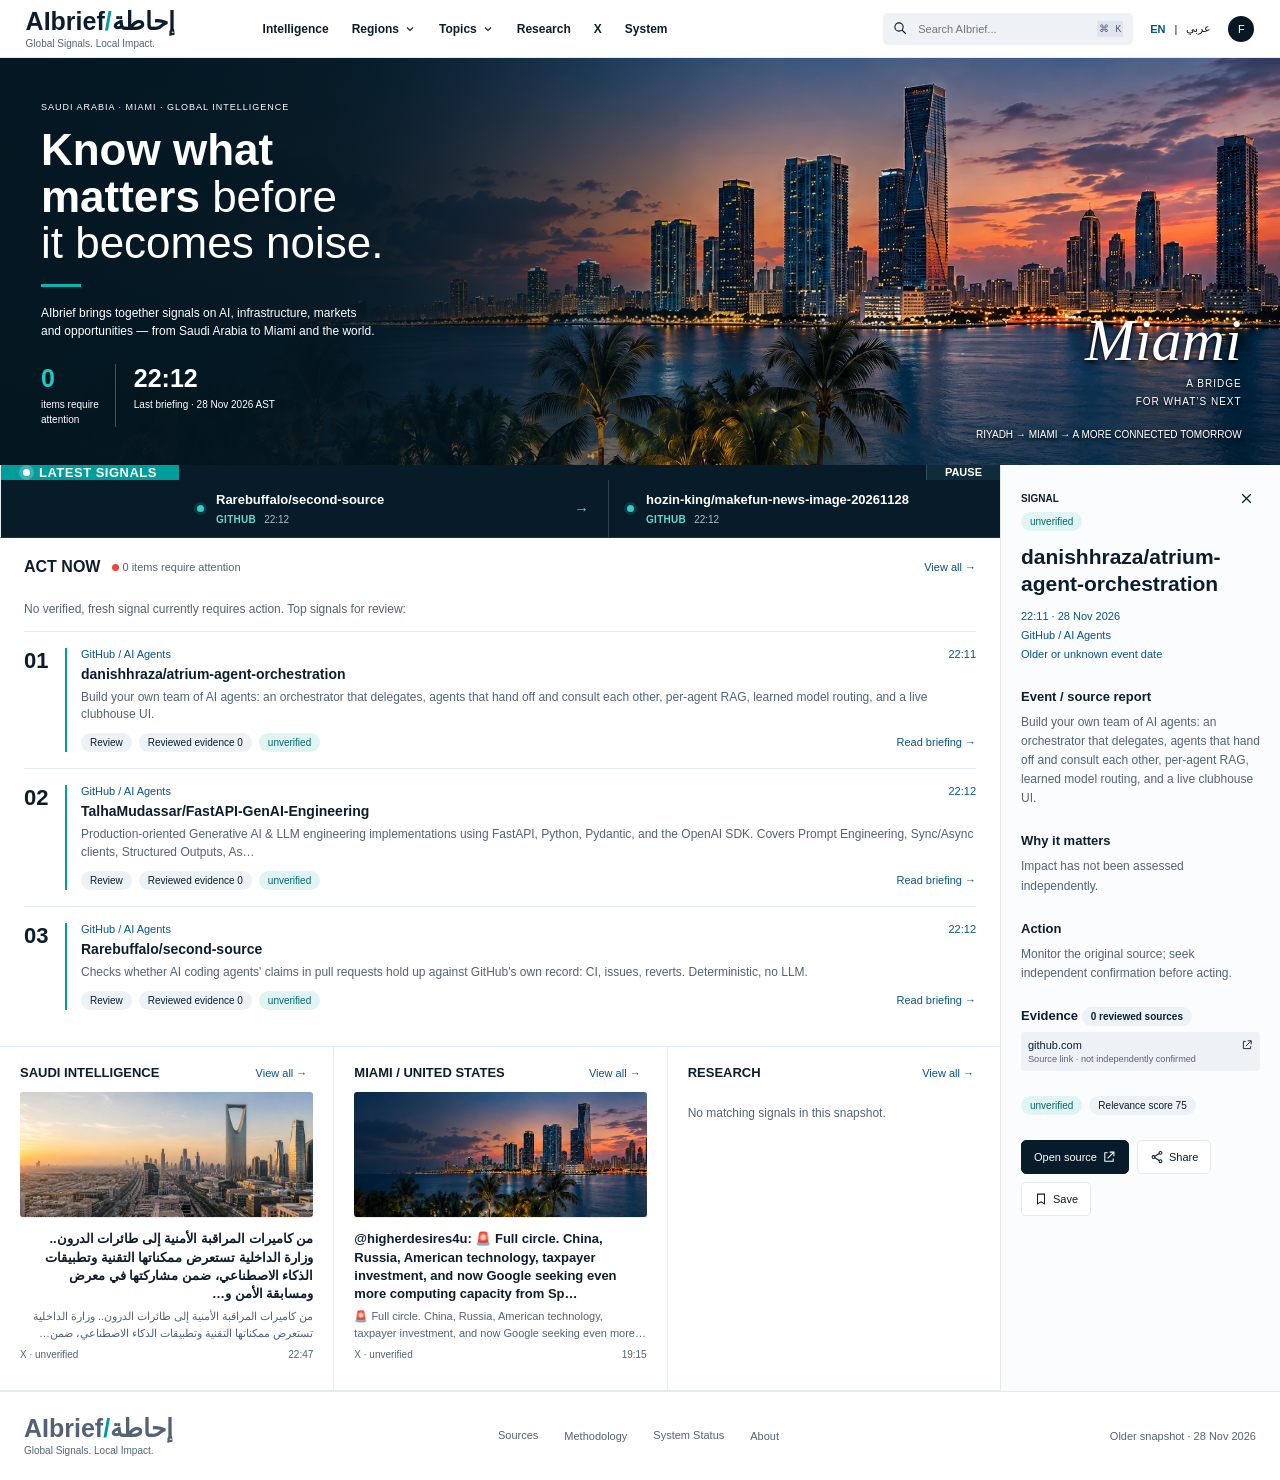
<file: web/index.html>
<!doctype html>
<html lang="en">
<head>
  <meta charset="utf-8">
  <meta name="viewport" content="width=device-width, initial-scale=1">
  <title>AIbrief / إحاطة — Intelligence</title>
  <link rel="stylesheet" href="assets/command-center.css?v=20261124c">
  <script src="evidence-policy.js?v=20261002b" defer></script>
  <script src="assets/command-center.js?v=20261124c" defer></script>
</head>
<body>
  <header class="topbar">
    <a class="brand" href="#home"><strong>AIbrief<em>/</em><span lang="ar">إحاطة</span></strong><small data-i18n="tagline">Global Signals. Local Impact.</small></a>
    <nav class="navigation" aria-label="Primary navigation">
      <a class="navlink" href="#act-now" data-i18n="intelligence">Intelligence</a>
      <details id="regionsMenu"><summary><span data-i18n="regions">Regions</span><svg viewBox="0 0 16 16" aria-hidden="true"><path d="m4 6 4 4 4-4" fill="none" stroke="currentColor" stroke-width="1.5"/></svg></summary><div class="dropdown"><div><p data-i18n="regions">Regions</p><div id="regionOptions"></div></div><div><p data-i18n="topics">Topics</p><div id="regionTopics"></div></div></div></details>
      <details id="topicsMenu"><summary><span data-i18n="topics">Topics</span><svg viewBox="0 0 16 16" aria-hidden="true"><path d="m4 6 4 4 4-4" fill="none" stroke="currentColor" stroke-width="1.5"/></svg></summary><div class="dropdown single" id="topicOptions"></div></details>
      <a class="navlink" href="#research" data-i18n="research">Research</a><a class="navlink" href="#latest" data-x-filter>X</a><a class="navlink" href="health/" data-i18n="system">System</a>
    </nav>
    <label class="searchbox"><svg viewBox="0 0 20 20" aria-hidden="true"><circle cx="8" cy="8" r="5.5" fill="none" stroke="currentColor" stroke-width="1.5"/><path d="m12 12 5 5" stroke="currentColor" stroke-width="1.5"/></svg><input id="search" type="search" placeholder="Search AIbrief..." aria-label="Search intelligence"><kbd>⌘ K</kbd></label>
    <div class="language" aria-label="Language"><button type="button" data-language="en" aria-pressed="true" class="active">EN</button><span aria-hidden="true">|</span><button type="button" data-language="ar" aria-pressed="false">عربي</button></div><span class="avatar" aria-hidden="true">F</span>
  </header>
  <main id="home">
    <section class="hero" aria-labelledby="headline">
      <div class="hero-copy"><p class="eyebrow" data-i18n="eyebrow">SAUDI ARABIA · MIAMI · GLOBAL INTELLIGENCE</p><h1 id="headline" data-i18n="headline"><strong>Know what<br>matters</strong> before<br>it becomes noise.</h1><div class="accent-rule"></div><p class="hero-description" data-i18n="description">AIbrief brings together signals on AI, infrastructure, markets and opportunities — from Saudi Arabia to Miami and the world.</p><div class="hero-stats"><div><strong id="actionCount">—</strong><span data-i18n="attention">items require<br>attention</span></div><div><strong id="updatedTime">—</strong><span id="updatedDate">Last updated</span></div></div></div>
      <div class="hero-place" aria-hidden="true"><strong>Miami</strong><span>A BRIDGE<br>FOR WHAT’S NEXT</span><small>RIYADH → MIAMI → A MORE CONNECTED TOMORROW</small></div>
    </section>
    <div class="filterbar" id="filterbar" hidden><span id="filterLabel"></span><button type="button" data-reset data-i18n="clear">Clear filters</button></div>
    <div class="workspace" id="workspace">
      <div class="main-content">
        <div class="top-columns">
          <section class="panel" id="act-now"><div class="section-title"><h2 data-i18n="actNow">Act Now</h2><span class="count"><i class="dot red-dot"></i> <span id="actionStatus"></span></span><a class="view" href="#latest" data-i18n="viewAll">View all →</a></div><div id="actionList" aria-live="polite"><p class="empty">Loading briefing…</p></div></section>
          <section class="panel" id="latest"><div class="section-title"><h2 data-i18n="latest">Latest Signals</h2><button class="view" id="viewAll" type="button" data-i18n="viewAll">View all →</button></div><div id="latestList"></div><p class="list-count" id="latestCount"></p></section>
        </div>
        <div class="regional">
          <section class="panel" id="saudi"><div class="section-title"><h2 data-i18n="saudi">Saudi Intelligence</h2><button class="view" type="button" data-region="Saudi Arabia" data-i18n="viewAll">View all →</button></div><img class="region-image" src="assets/riyadh-skyline.png" alt="Illustrative Riyadh skyline" loading="lazy"><div id="saudiList"></div></section>
          <section class="panel" id="united-states"><div class="section-title"><h2 data-i18n="us">Miami / United States</h2><button class="view" type="button" data-region="United States" data-i18n="viewAll">View all →</button></div><img class="region-image" src="assets/miami-hero.webp" alt="Illustrative Miami waterfront skyline" loading="lazy"><div id="usList"></div></section>
          <section class="panel" id="research"><div class="section-title"><h2 data-i18n="research">Research</h2><button class="view" type="button" data-topic="Research" data-i18n="viewAll">View all →</button></div><div id="researchList"></div></section>
        </div>
      </div>
      <aside class="inspector" id="inspector" aria-label="Signal details"><div class="inspector-inner"><div class="inspector-top"><strong data-i18n="signal">Signal</strong><button class="icon-button" id="closeInspector" type="button" aria-label="Close signal details"><svg viewBox="0 0 20 20" aria-hidden="true"><path d="m5 5 10 10M15 5 5 15" stroke="currentColor" stroke-width="1.5"/></svg></button></div><div id="detailContent"><p class="empty">Select a signal to inspect its evidence.</p></div></div></aside>
    </div>
  </main>
  <footer class="footer"><a class="brand" href="#home"><strong>AIbrief<em>/</em><span lang="ar">إحاطة</span></strong><small data-i18n="tagline">Global Signals. Local Impact.</small></a><div class="footer-links"><a href="#latest" data-i18n="sources">Sources</a><button type="button" data-methodology data-i18n="methodology">Methodology</button><a href="health/" data-i18n="systemStatus">System Status</a><button type="button" data-about data-i18n="about">About</button></div><span id="snapshotStatus" aria-live="polite"></span></footer>
  <dialog id="detailDialog" class="detail-dialog" aria-labelledby="mobileDetailTitle"><button class="icon-button close-dialog" type="button" aria-label="Close signal details"><svg viewBox="0 0 20 20" aria-hidden="true"><path d="m5 5 10 10M15 5 5 15" stroke="currentColor" stroke-width="1.5"/></svg></button><div id="mobileDetailContent"></div></dialog>
</body>
</html>
</file>
<file: web/assets/command-center.css>
:root { color-scheme:light; --ink:#0d1d2d; --muted:#536276; --line:#e3eaf0; --accent:#009e9b; --blue:#07538b; font-family:Arial,"Segoe UI",sans-serif; color:var(--ink); background:#fff; }
* { box-sizing:border-box; }
body { margin:0; font-size:14px; }
button,input,select { font:inherit; color:inherit; }
button { cursor:pointer; }
button,a,input,summary { -webkit-tap-highlight-color:transparent; }
a { color:inherit; text-decoration:none; }
button { background:none; border:0; }
button:focus-visible,a:focus-visible,summary:focus-visible,input:focus-visible { outline:2px solid var(--accent); outline-offset:3px; }
[hidden] { display:none !important; }
.sr-only { position:absolute; width:1px; height:1px; padding:0; overflow:hidden; clip:rect(0,0,0,0); white-space:nowrap; }
.topbar { display:flex; align-items:center; gap:12px; min-height:58px; padding:8px 2%; border-bottom:1px solid var(--line); position:relative; z-index:5; background:#fff; }
.topbar>.brand { flex-basis:215px; }
.brand { line-height:1; flex-shrink:0; }
.brand strong { font-size:25px; letter-spacing:0; }
.brand em { color:var(--accent); font-style:normal; }
.brand small { display:block; font-size:10px; margin-top:5px; color:var(--muted); }
.navigation { display:flex; align-items:center; gap:3px; }
.navlink,summary { display:block; padding:10px; font-size:12px; font-weight:600; border-radius:5px; white-space:nowrap; }
.navlink:hover,summary:hover,details[open]>summary { background:#eef3f6; }
summary { cursor:pointer; list-style:none; }
summary::-webkit-details-marker { display:none; }
summary svg { width:12px; height:12px; margin-inline-start:5px; vertical-align:middle; }
details { position:relative; }
.dropdown { position:absolute; inset-block-start:43px; inset-inline-start:0; display:grid; grid-template-columns:150px 170px; gap:8px; padding:10px; background:#fff; border:1px solid var(--line); border-radius:6px; box-shadow:0 5px 16px #122c4220; z-index:8; }
.dropdown.single { grid-template-columns:180px; }
.dropdown p { color:var(--muted); font-size:10px; padding:3px 8px; margin:4px 0 8px; }
.dropdown button { display:block; width:100%; text-align:start; padding:9px 8px; font-size:12px; border-radius:4px; }
.dropdown button:hover,.dropdown button[aria-pressed=true] { background:#e8f1f6; color:var(--blue); }
.dropdown button svg { float:right; width:12px; height:12px; }
.searchbox { display:flex; align-items:center; gap:8px; padding:8px 10px; background:#eef1f5; border-radius:5px; flex:1 1 150px; max-width:250px; min-width:0; margin-inline-start:auto; }
.searchbox svg { width:15px; height:15px; flex-shrink:0; }
.searchbox input { border:0; background:none; width:100%; min-width:0; font-size:11px; }
.searchbox kbd { font-size:10px; padding:2px; background:#dfe5ed; color:var(--muted); white-space:nowrap; }
.language { display:flex; align-items:center; gap:4px; white-space:nowrap; font-size:11px; }
.language button { padding:5px; }
.language button.active { color:var(--blue); font-weight:bold; }
.avatar { width:26px; height:26px; display:grid; place-items:center; border-radius:50%; background:#071723; color:#fff; font-size:11px; }
.hero { min-height:380px; position:relative; color:white; background:#081d28 url('miami-hero.webp') center 58%/cover no-repeat; isolation:isolate; display:flex; }
.hero::before { content:''; position:absolute; inset:0; z-index:-1; background:linear-gradient(90deg,#041721f5 0%,#041721dd 26%,#04172133 55%,transparent 80%); }
.hero-copy { margin:30px 0 24px 3.2%; padding:14px 0; width:380px; max-width:calc(100% - 40px); }
.eyebrow { font-size:9px; letter-spacing:1px; margin:0 0 15px; }
.hero h1 { font-size:44px; line-height:1.06; font-weight:400; margin:0; letter-spacing:0; }
.hero h1 strong { font-weight:750; }
.accent-rule { width:40px; height:3px; background:#02b8b5; margin:17px 0; }
.hero-description { font-size:12px; line-height:1.5; margin:0; max-width:335px; }
.hero-stats { display:flex; gap:18px; margin-top:24px; }
.hero-stats>div { min-width:0; border-inline-end:1px solid #ffffff40; padding-inline-end:16px; }
.hero-stats>div:last-child { border:0; padding:0; }
.hero-stats strong { display:block; font-size:25px; font-weight:600; }
.hero-stats>div:first-child strong { color:#1dcac3; }
.hero-stats span { display:block; font-size:10px; line-height:1.5; margin-top:4px; }
.hero-place { position:absolute; inset-inline-end:3%; bottom:25px; text-align:end; text-shadow:0 2px 4px #000; }
.hero-place strong { font:italic 60px Georgia,serif; font-weight:400; }
.hero-place span { display:block; font-size:10px; line-height:1.8; letter-spacing:1px; }
.hero-place small { display:block; margin-top:18px; font-size:10px; }
.filterbar { padding:12px 2.5%; display:flex; justify-content:space-between; gap:12px; background:#f5f9fb; border-bottom:1px solid var(--line); }
.filterbar button { color:var(--blue); text-decoration:underline; }
.workspace { display:grid; grid-template-columns:minmax(0,1fr) 280px; }
.main-content { min-width:0; }
.top-columns { display:flex; flex-direction:column; }
.panel { padding:20px 24px; min-width:0; border-bottom:1px solid var(--line); }
.panel+.panel { border-inline-start:1px solid var(--line); }
.section-title { display:flex; gap:12px; align-items:center; margin-bottom:12px; flex-wrap:wrap; }
.section-title h2 { font-size:16px; text-transform:uppercase; margin:0; }
.section-title .view { margin-inline-start:auto; font-size:11px; color:var(--blue); white-space:nowrap; }
.count { font-size:11px; color:var(--muted); }
.dot { width:7px; height:7px; border-radius:50%; background:var(--accent); display:inline-block; flex-shrink:0; }
.red-dot { background:#ed4539; }
.notice,.empty { color:var(--muted); font-size:12px; line-height:1.6; padding:12px 0; margin:0; }
.story { display:grid; grid-template-columns:29px minmax(0,1fr); gap:12px; padding:16px 0; border-top:1px solid var(--line); }
.number { font-size:22px; font-weight:600; }
.story-body { min-width:0; border-inline-start:2px solid var(--accent); padding-inline-start:14px; }
.story-meta { display:flex; justify-content:space-between; gap:10px; color:var(--blue); font-size:11px; }
.story h3 { font-size:14px; line-height:1.35; margin:5px 0; overflow-wrap:anywhere; }
.story p { color:var(--muted); font-size:12px; line-height:1.45; margin:5px 0 9px; }
.chips { display:flex; align-items:center; gap:7px; flex-wrap:wrap; }
.chip { font-size:10px; padding:4px 9px; border-radius:20px; background:#edf2f6; }
.chip.red { background:#ffe1df; color:#bb2425; }
.chip.teal { background:#e0f4f4; color:#00676a; }
.read { color:var(--blue); font-size:11px; margin-inline-start:auto; padding:4px 0; }
.signal-row { display:grid; width:100%; grid-template-columns:7px 37px 55px minmax(0,1fr); gap:8px; align-items:start; text-align:start; padding:12px 0; border-top:1px solid var(--line); font-size:10px; }
.signal-row time { color:var(--muted); }
.signal-row .headline { white-space:nowrap; overflow:hidden; text-overflow:ellipsis; color:var(--muted); }
#latest { order:-1; min-width:0; min-height:72px; padding:0; display:grid; grid-template-columns:auto minmax(0,1fr) auto; align-items:stretch; color:#fff; background:#071b28; border-bottom:1px solid #193746; overflow:hidden; }
#latest .section-title { display:contents; }
#latest .section-title h2 { margin:0; padding:0 22px; display:flex; align-items:center; background:var(--accent); color:#fff; font-size:13px; letter-spacing:.5px; text-transform:uppercase; white-space:nowrap; }
#latest .section-title h2::before { content:''; width:7px; height:7px; margin-inline-end:9px; border-radius:50%; background:#fff; box-shadow:0 0 0 4px #ffffff38; }
#latest .section-title .view { grid-column:3; margin:0; padding:0 18px; color:#fff; background:#102c3a; border-inline-start:1px solid #31505e; font-size:11px; font-weight:700; text-transform:uppercase; }
#latestList { grid-column:2; min-width:0; overflow:hidden; }
.ticker-track { display:flex; width:max-content; height:100%; animation:ticker-scroll 95s linear infinite; will-change:transform; }
.ticker-track.paused,#latest:hover .ticker-track,#latest:focus-within .ticker-track { animation-play-state:paused; }
.ticker-group { display:flex; flex-shrink:0; }
#latest .signal-row { width:min(430px,72vw); flex:0 0 auto; display:grid; grid-template-columns:8px minmax(0,1fr) 16px; gap:11px; align-items:center; padding:12px 18px; border:0; border-inline-end:1px solid #28424e; border-radius:0; color:#fff; text-align:start; }
#latest .signal-row:hover { background:#102c3a; }
#latest .signal-row .dot { width:7px; height:7px; background:#31d0c6; box-shadow:0 0 0 3px #31d0c629; }
#latest .signal-copy { min-width:0; display:flex; flex-direction:column; gap:5px; }
#latest .signal-row .headline { color:#fff; font-size:13px; font-weight:650; line-height:1.28; white-space:nowrap; overflow:hidden; text-overflow:ellipsis; }
#latest .signal-meta { display:flex; align-items:center; gap:8px; color:#aac0cc; font-size:10px; }
#latest .signal-meta strong { color:#62d9d2; font-size:10px; text-transform:uppercase; letter-spacing:.3px; }
#latest .signal-meta time { color:#aac0cc; font-size:10px; }
#latest .signal-arrow { color:#62d9d2; font-size:15px; }
#latest .list-count { display:none; }
@keyframes ticker-scroll { from { transform:translateX(0); } to { transform:translateX(-50%); } }
body[dir=rtl] .ticker-track { animation-direction:reverse; }
@media(prefers-reduced-motion:reduce) { .ticker-track { animation:none; overflow-x:auto; } #latestList { overflow-x:auto; } }
.list-count { font-size:11px; color:var(--muted); margin:10px 0 0; }
.regional { display:grid; grid-template-columns:repeat(3,minmax(0,1fr)); }
.regional .panel { padding:18px 20px; }
.regional h2 { font-size:13px; }
.region-image { width:100%; height:125px; object-fit:cover; display:block; border-radius:3px; }
.compact-story { display:block; width:100%; text-align:start; border-top:1px solid var(--line); padding:12px 0; }
.compact-story h3 { font-size:13px; line-height:1.4; margin:0 0 5px; overflow-wrap:anywhere; }
.compact-story p { font-size:11px; color:var(--muted); line-height:1.5; margin:0 0 8px; display:-webkit-box; -webkit-line-clamp:2; -webkit-box-orient:vertical; overflow:hidden; }
.compact-story small { display:flex; justify-content:space-between; gap:10px; font-size:10px; color:var(--muted); }
.verified-panel { border-bottom:1px solid var(--line); }
.verified-list,.raw-grid { display:grid; grid-template-columns:repeat(3,minmax(0,1fr)); gap:20px; }
.raw-grid .compact-story { min-width:0; }
.inspector { border-inline-start:1px solid var(--line); padding:20px; background:#fbfcfe; min-width:0; }
.inspector-inner { position:sticky; top:20px; }
.inspector-top { display:flex; align-items:center; justify-content:space-between; font-size:10px; text-transform:uppercase; }
.icon-button { padding:5px; display:inline-flex; align-items:center; justify-content:center; border-radius:4px; }
.icon-button svg { width:17px; height:17px; }
.inspector h2,.detail-dialog h2 { font-size:21px; line-height:1.3; margin:15px 0 10px; overflow-wrap:anywhere; }
.detail-meta { color:var(--blue); font-size:11px; line-height:1.7; }
.detail-block { margin-top:25px; }
.detail-block h3 { font-size:13px; margin:0 0 9px; }
.detail-block p { font-size:12px; line-height:1.6; color:var(--muted); margin:0; white-space:pre-line; overflow-wrap:anywhere; }
.evidence-list { display:grid; gap:6px; }
.evidence-list a { font-size:11px; padding:7px; background:#eef2f6; border-radius:3px; overflow-wrap:anywhere; }
.evidence-list svg { width:12px; height:12px; float:inline-end; }
.evidence-list small { display:block; color:var(--muted); margin-top:3px; }
.detail-actions { display:flex; flex-wrap:wrap; gap:8px; margin-top:25px; }
.detail-actions a,.detail-actions button { display:inline-flex; align-items:center; gap:5px; padding:9px 12px; border:1px solid var(--line); border-radius:5px; font-size:11px; background:#fff; }
.detail-actions .primary { background:#061c2a; color:#fff; border-color:#061c2a; }
.detail-actions svg { width:14px; height:14px; }
.footer { display:flex; align-items:center; justify-content:space-between; gap:20px; padding:24px; border-top:1px solid var(--line); color:var(--muted); font-size:11px; }
.footer-links { display:flex; flex-wrap:wrap; gap:20px; }
.detail-dialog { width:min(600px,calc(100% - 24px)); max-height:90vh; overflow:auto; padding:24px; border:1px solid var(--line); border-radius:8px; color:var(--ink); }
.detail-dialog::backdrop { background:#0a213a70; }
.detail-dialog .close-dialog { float:right; }
.workspace.inspector-closed { grid-template-columns:minmax(0,1fr); }
.workspace.inspector-closed .inspector { display:none; }
.status-message { min-height:16px; font-size:11px; color:var(--muted); margin-top:8px; }
@media(max-width:700px) { .topbar>.brand { flex-basis:auto; } }
body[dir=rtl] .hero-copy { margin-inline-start:3.2%; margin-inline-end:0; }
body[dir=rtl] .hero::before { transform:scaleX(-1); }
body[dir=rtl] .hero h1 { font-size:40px; line-height:1.3; }
body[dir=rtl] .dropdown button svg { float:left; }
@media(min-width:1600px) { .topbar,.footer { padding-inline:4%; } .workspace { grid-template-columns:minmax(0,1fr) 320px; } }
@media(max-width:1100px) { .topbar { flex-wrap:wrap; gap:10px; } .navigation { order:3; width:100%; justify-content:center; } .searchbox { margin-inline-start:auto; } .workspace { grid-template-columns:minmax(0,1fr); } .inspector { display:none; } }
@media(max-width:700px) { .topbar { padding:12px 16px; } .brand strong { font-size:22px; } .avatar { display:none; } .searchbox { order:4; max-width:none; flex-basis:100%; } .navigation { gap:0; justify-content:space-between; } .navlink,summary { padding:9px 5px; font-size:11px; } .dropdown { inset-inline-start:-65px; grid-template-columns:140px 145px; max-width:calc(100vw - 24px); } .dropdown.single { inset-inline-start:-90px; } .hero { min-height:365px; } .hero-copy { margin:18px; max-width:calc(100% - 36px); width:340px; padding:18px; } .hero h1 { font-size:37px; } .hero-place { display:none; } .hero-stats { gap:12px; } .hero-stats>div { padding-inline-end:12px; } .hero-stats strong { font-size:22px; } .top-columns,.regional { display:block; } .panel,.regional .panel { padding:20px; } .panel+.panel { border-inline-start:0; } #latest { min-height:68px; grid-template-columns:auto minmax(0,1fr); } #latest .section-title h2 { padding:0 13px; font-size:0; } #latest .section-title h2::before { margin:0; } #latest .section-title .view { display:none; } #latest .signal-row { width:82vw; padding:11px 14px; } #latest .signal-row .headline { font-size:13px; } .region-image { height:170px; } .raw-grid,.verified-list { grid-template-columns:minmax(0,1fr); gap:0; } .footer { flex-wrap:wrap; padding:20px; } .filterbar { flex-wrap:wrap; } body[dir=rtl] .hero-copy { margin:18px; } }
</file>
